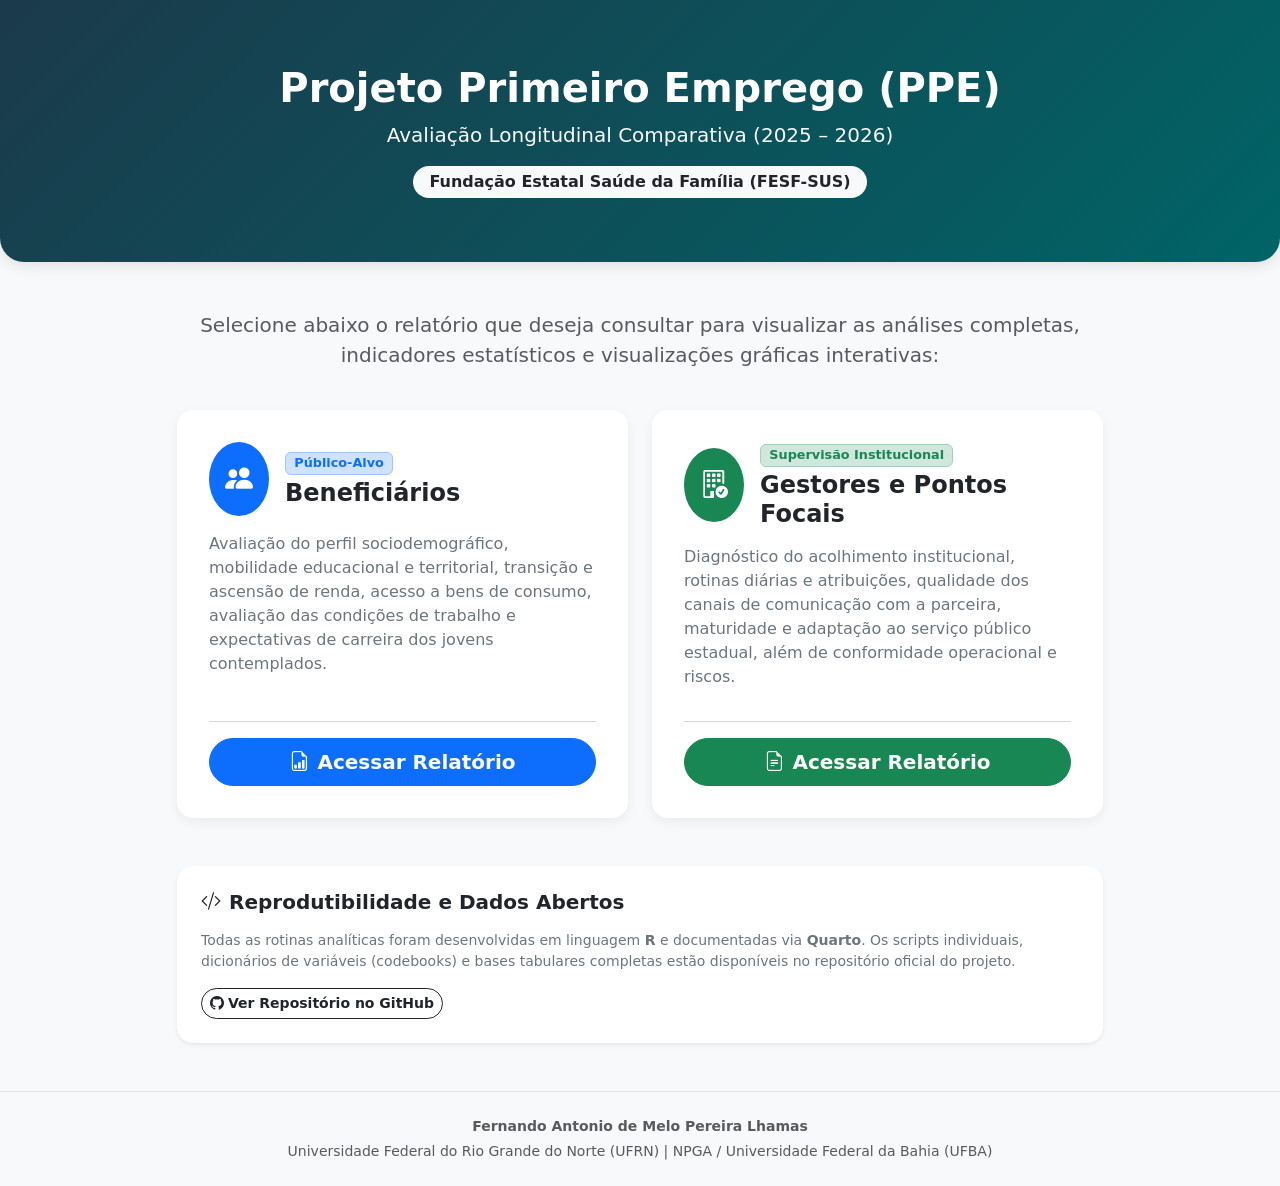
<file: index.html>
<!DOCTYPE html>
<html lang="pt-BR">
<head>
  <meta charset="UTF-8">
  <meta name="viewport" content="width=device-width, initial-scale=1.0">
  <title>Projeto Primeiro Emprego (PPE) - FESF-SUS | Avaliação Longitudinal 2025–2026</title>
  <link rel="stylesheet" href="https://cdn.jsdelivr.net/npm/bootstrap@5.3.3/dist/css/bootstrap.min.css">
  <link rel="stylesheet" href="https://cdn.jsdelivr.net/npm/bootstrap-icons@1.11.3/font/bootstrap-icons.min.css">
  <style>
    body {
      background-color: #f8f9fa;
      color: #212529;
      font-family: system-ui, -apple-system, "Segoe UI", Roboto, "Helvetica Neue", Arial, sans-serif;
    }
    .hero-section {
      background: linear-gradient(135deg, #1b3a4b 0%, #006466 100%);
      color: #ffffff;
      padding: 4rem 1.5rem;
      border-radius: 0 0 1.5rem 1.5rem;
      margin-bottom: 3rem;
      box-shadow: 0 4px 15px rgba(0,0,0,0.1);
    }
    .card-report {
      transition: transform 0.2s ease, box-shadow 0.2s ease;
      border: none;
      border-radius: 1rem;
      box-shadow: 0 4px 12px rgba(0,0,0,0.06);
    }
    .card-report:hover {
      transform: translateY(-5px);
      box-shadow: 0 8px 25px rgba(0,0,0,0.12);
    }
    .badge-tag {
      font-size: 0.8rem;
      font-weight: 600;
      padding: 0.35em 0.65em;
    }
  </style>
</head>
<body>

  <header class="hero-section text-center">
    <div class="container">
      <h1 class="fw-bold mb-2">Projeto Primeiro Emprego (PPE)</h1>
      <p class="lead mb-3 text-light opacity-90">Avaliação Longitudinal Comparativa (2025 – 2026)</p>
      <div class="badge bg-light text-dark px-3 py-2 rounded-pill fs-6">Fundação Estatal Saúde da Família (FESF-SUS)</div>
    </div>
  </header>

  <main class="container pb-5">
    <div class="row justify-content-center mb-4">
      <div class="col-lg-10">
        <p class="fs-5 text-muted text-center">
          Selecione abaixo o relatório que deseja consultar para visualizar as análises completas, indicadores estatísticos e visualizações gráficas interativas:
        </p>
      </div>
    </div>

    <div class="row g-4 justify-content-center">
      <!-- Card Relatório Beneficiários -->
      <div class="col-md-6 col-lg-5">
        <div class="card h-100 card-report p-3">
          <div class="card-body d-flex flex-column">
            <div class="d-flex align-items-center mb-3">
              <div class="bg-primary text-white p-3 rounded-circle me-3">
                <i class="bi bi-people-fill fs-3"></i>
              </div>
              <div>
                <span class="badge bg-primary-subtle text-primary border border-primary-subtle badge-tag mb-1">Público-Alvo</span>
                <h4 class="card-title mb-0 fw-bold">Beneficiários</h4>
              </div>
            </div>
            <p class="card-text text-secondary flex-grow-1">
              Avaliação do perfil sociodemográfico, mobilidade educacional e territorial, transição e ascensão de renda, acesso a bens de consumo, avaliação das condições de trabalho e expectativas de carreira dos jovens contemplados.
            </p>
            <hr class="text-muted">
            <div class="d-grid">
              <a href="relatorio_beneficiarios_2025_2026.html" class="btn btn-primary btn-lg rounded-pill fw-semibold">
                <i class="bi bi-file-earmark-bar-graph me-2"></i>Acessar Relatório
              </a>
            </div>
          </div>
        </div>
      </div>

      <!-- Card Relatório Gestores -->
      <div class="col-md-6 col-lg-5">
        <div class="card h-100 card-report p-3">
          <div class="card-body d-flex flex-column">
            <div class="d-flex align-items-center mb-3">
              <div class="bg-success text-white p-3 rounded-circle me-3">
                <i class="bi bi-building-check fs-3"></i>
              </div>
              <div>
                <span class="badge bg-success-subtle text-success border border-success-subtle badge-tag mb-1">Supervisão Institucional</span>
                <h4 class="card-title mb-0 fw-bold">Gestores e Pontos Focais</h4>
              </div>
            </div>
            <p class="card-text text-secondary flex-grow-1">
              Diagnóstico do acolhimento institucional, rotinas diárias e atribuições, qualidade dos canais de comunicação com a parceira, maturidade e adaptação ao serviço público estadual, além de conformidade operacional e riscos.
            </p>
            <hr class="text-muted">
            <div class="d-grid">
              <a href="gest_relatorio_pontos_focais_2025_2026.html" class="btn btn-success btn-lg rounded-pill fw-semibold">
                <i class="bi bi-file-earmark-text me-2"></i>Acessar Relatório
              </a>
            </div>
          </div>
        </div>
      </div>
    </div>

    <!-- Seção de Recursos e Código -->
    <div class="row justify-content-center mt-5">
      <div class="col-lg-10">
        <div class="card border-0 bg-white shadow-sm p-4 rounded-4">
          <h5 class="fw-bold mb-3"><i class="bi bi-code-slash text-dark me-2"></i>Reprodutibilidade e Dados Abertos</h5>
          <p class="text-secondary small mb-3">
            Todas as rotinas analíticas foram desenvolvidas em linguagem <strong>R</strong> e documentadas via <strong>Quarto</strong>. Os scripts individuais, dicionários de variáveis (codebooks) e bases tabulares completas estão disponíveis no repositório oficial do projeto.
          </p>
          <div>
            <a href="https://github.com/fernandopcmm/Projeto-Primeiro-Emprego-FESF" class="btn btn-outline-dark btn-sm rounded-pill fw-semibold" target="_blank" rel="noopener">
              <i class="bi bi-github me-1"></i>Ver Repositório no GitHub
            </a>
          </div>
        </div>
      </div>
    </div>
  </main>

  <footer class="bg-light text-center py-4 border-top mt-auto text-muted small">
    <div class="container">
      <p class="mb-1"><strong>Fernando Antonio de Melo Pereira Lhamas</strong></p>
      <p class="mb-0">Universidade Federal do Rio Grande do Norte (UFRN) | NPGA / Universidade Federal da Bahia (UFBA)</p>
    </div>
  </footer>

</body>
</html>
</file>
